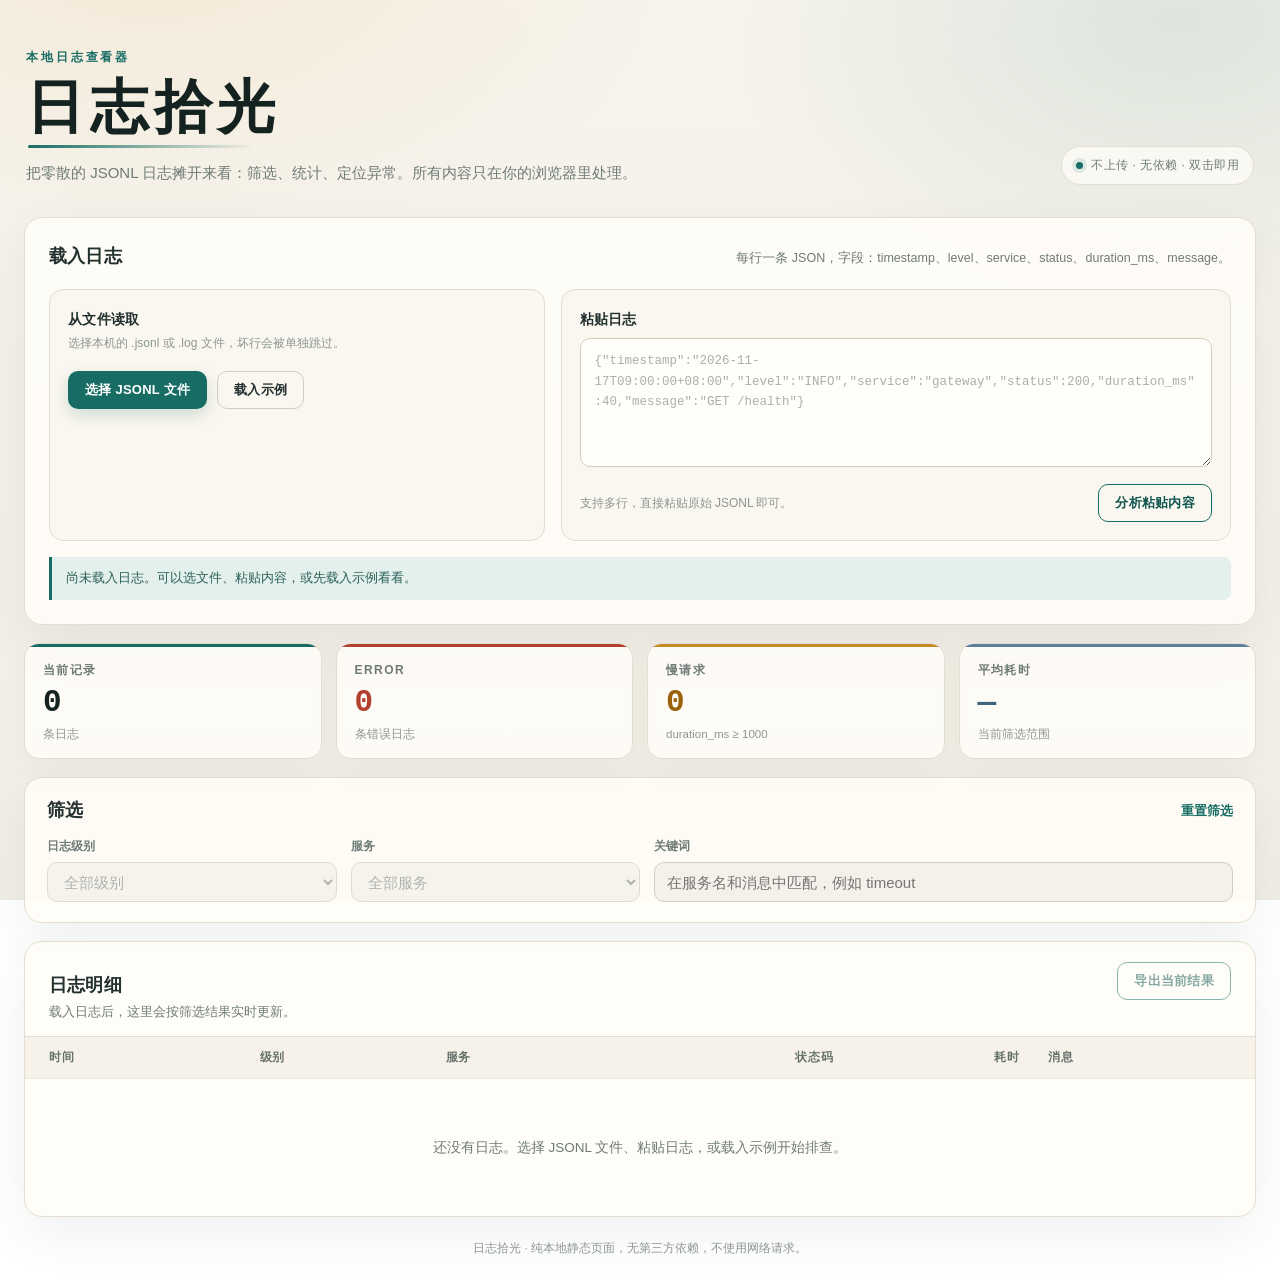
<file: app/index.html>
<!DOCTYPE html>
<html lang="zh-CN">
<head>
  <meta charset="UTF-8">
  <meta name="viewport" content="width=device-width, initial-scale=1.0">
  <meta name="color-scheme" content="light">
  <title>日志拾光 · 本地日志查看器</title>
  <link rel="stylesheet" href="styles.css">
</head>
<body>
  <div class="page-shell">
    <header class="hero">
      <div class="hero-copy">
        <p class="eyebrow">本地日志查看器</p>
        <h1>日志拾光</h1>
        <p class="subtitle">把零散的 JSONL 日志摊开来看：筛选、统计、定位异常。所有内容只在你的浏览器里处理。</p>
      </div>
      <div class="privacy-note" aria-label="隐私说明">
        <span class="privacy-dot" aria-hidden="true"></span>
        不上传 · 无依赖 · 双击即用
      </div>
    </header>

    <main>
      <section class="panel source-panel" aria-labelledby="source-title">
        <div class="panel-heading">
          <h2 id="source-title">载入日志</h2>
          <p>每行一条 JSON，字段：timestamp、level、service、status、duration_ms、message。</p>
        </div>

        <div class="source-grid">
          <div class="source-card">
            <h3>从文件读取</h3>
            <p class="source-hint">选择本机的 .jsonl 或 .log 文件，坏行会被单独跳过。</p>
            <div class="source-actions">
              <input id="file-input" class="visually-hidden" type="file" accept=".jsonl,.log,.txt,application/json,text/plain">
              <label class="button button-primary" for="file-input">选择 JSONL 文件</label>
              <button id="sample-btn" class="button button-ghost" type="button">载入示例</button>
            </div>
          </div>

          <div class="source-card">
            <label class="source-label" for="paste-input">粘贴日志</label>
            <textarea id="paste-input" rows="5" spellcheck="false" placeholder='{"timestamp":"2026-11-17T09:00:00+08:00","level":"INFO","service":"gateway","status":200,"duration_ms":40,"message":"GET /health"}'></textarea>
            <div class="paste-footer">
              <span class="source-hint">支持多行，直接粘贴原始 JSONL 即可。</span>
              <button id="paste-btn" class="button button-secondary" type="button">分析粘贴内容</button>
            </div>
          </div>
        </div>

        <p id="load-status" class="load-status" role="status">尚未载入日志。可以选文件、粘贴内容，或先载入示例看看。</p>
      </section>

      <section class="stats" aria-label="当前筛选结果统计">
        <article class="stat-card stat-count">
          <p class="stat-label">当前记录</p>
          <p class="stat-value" id="stat-count">0</p>
          <p class="stat-note">条日志</p>
        </article>
        <article class="stat-card stat-error">
          <p class="stat-label">ERROR</p>
          <p class="stat-value" id="stat-error">0</p>
          <p class="stat-note">条错误日志</p>
        </article>
        <article class="stat-card stat-slow">
          <p class="stat-label">慢请求</p>
          <p class="stat-value" id="stat-slow">0</p>
          <p class="stat-note">duration_ms ≥ 1000</p>
        </article>
        <article class="stat-card stat-avg">
          <p class="stat-label">平均耗时</p>
          <p class="stat-value" id="stat-avg">—</p>
          <p class="stat-note">当前筛选范围</p>
        </article>
      </section>

      <section class="panel filter-panel" aria-labelledby="filter-title">
        <div class="filter-heading">
          <h2 id="filter-title">筛选</h2>
          <button id="reset-filters" class="text-button" type="button">重置筛选</button>
        </div>
        <div class="filter-row">
          <div class="field">
            <label for="level-filter">日志级别</label>
            <select id="level-filter" disabled>
              <option value="">全部级别</option>
            </select>
          </div>
          <div class="field">
            <label for="service-filter">服务</label>
            <select id="service-filter" disabled>
              <option value="">全部服务</option>
            </select>
          </div>
          <div class="field field-wide">
            <label for="keyword-filter">关键词</label>
            <input id="keyword-filter" type="search" placeholder="在服务名和消息中匹配，例如 timeout" autocomplete="off" disabled>
          </div>
        </div>
      </section>

      <section id="issue-panel" class="issue-panel" aria-labelledby="issue-title" hidden>
        <details>
          <summary id="issue-summary">有日志行被跳过</summary>
          <p class="issue-hint">这些行不会影响其他日志。行号按原始文件的物理行计算。</p>
          <ul id="issue-list" class="issue-list"></ul>
        </details>
      </section>

      <section class="panel table-panel" aria-labelledby="table-title">
        <div class="table-heading">
          <div>
            <h2 id="table-title">日志明细</h2>
            <p id="table-subtitle" class="table-subtitle">载入日志后，这里会按筛选结果实时更新。</p>
          </div>
          <div class="table-actions">
            <button id="export-csv-btn" class="button button-secondary" type="button" disabled>导出当前结果</button>
            <p id="export-note" class="export-note" role="status" aria-live="polite"></p>
          </div>
        </div>
        <div class="table-scroll">
          <table>
            <caption class="visually-hidden">日志明细，按文件中的原始顺序展示</caption>
            <thead>
              <tr>
                <th scope="col">时间</th>
                <th scope="col">级别</th>
                <th scope="col">服务</th>
                <th scope="col" class="numeric">状态码</th>
                <th scope="col" class="numeric">耗时</th>
                <th scope="col">消息</th>
              </tr>
            </thead>
            <tbody id="log-tbody">
              <tr class="empty-row">
                <td colspan="6" id="empty-message">还没有日志。选择 JSONL 文件、粘贴日志，或载入示例开始排查。</td>
              </tr>
            </tbody>
          </table>
        </div>
      </section>
    </main>

    <footer class="page-footer">
      <p>日志拾光 · 纯本地静态页面，无第三方依赖，不使用网络请求。</p>
    </footer>
  </div>

  <script src="js/core.js"></script>
  <script src="js/sample-data.js"></script>
  <script src="js/app.js"></script>
</body>
</html>
</file>
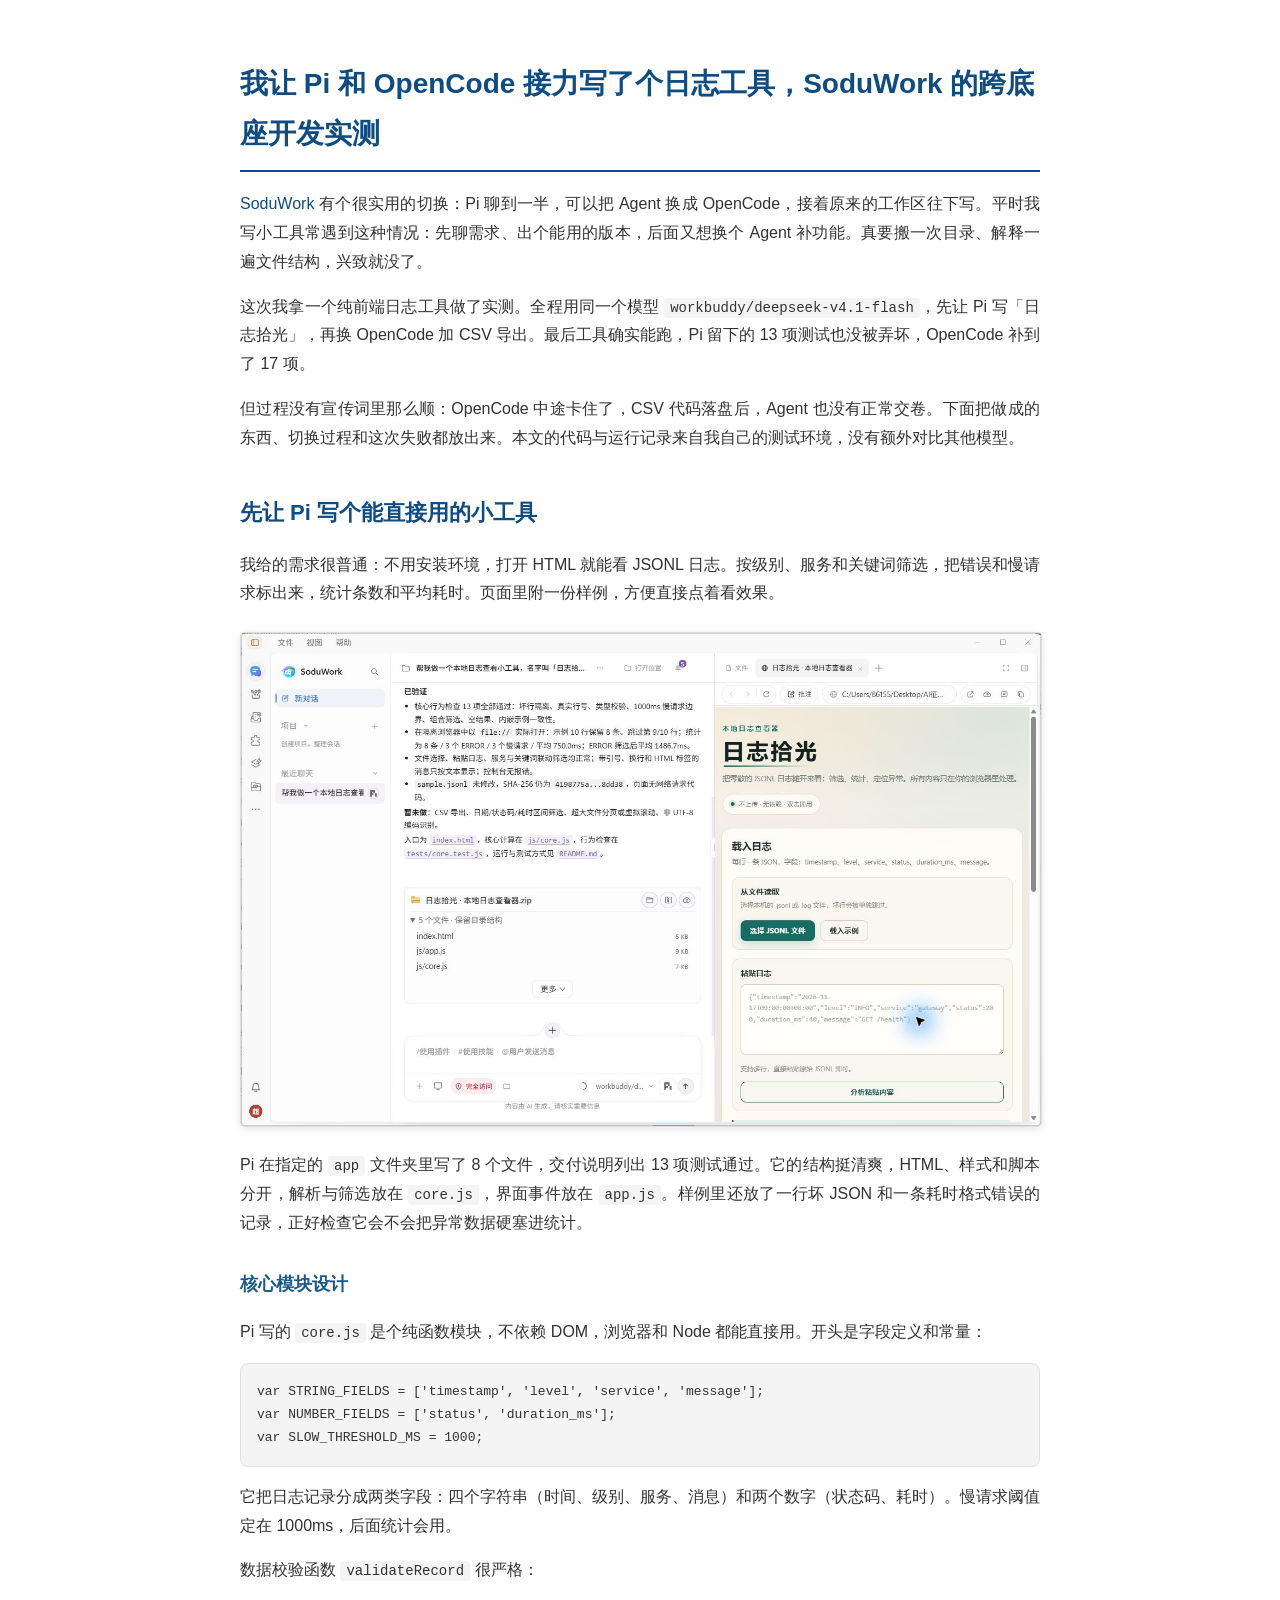
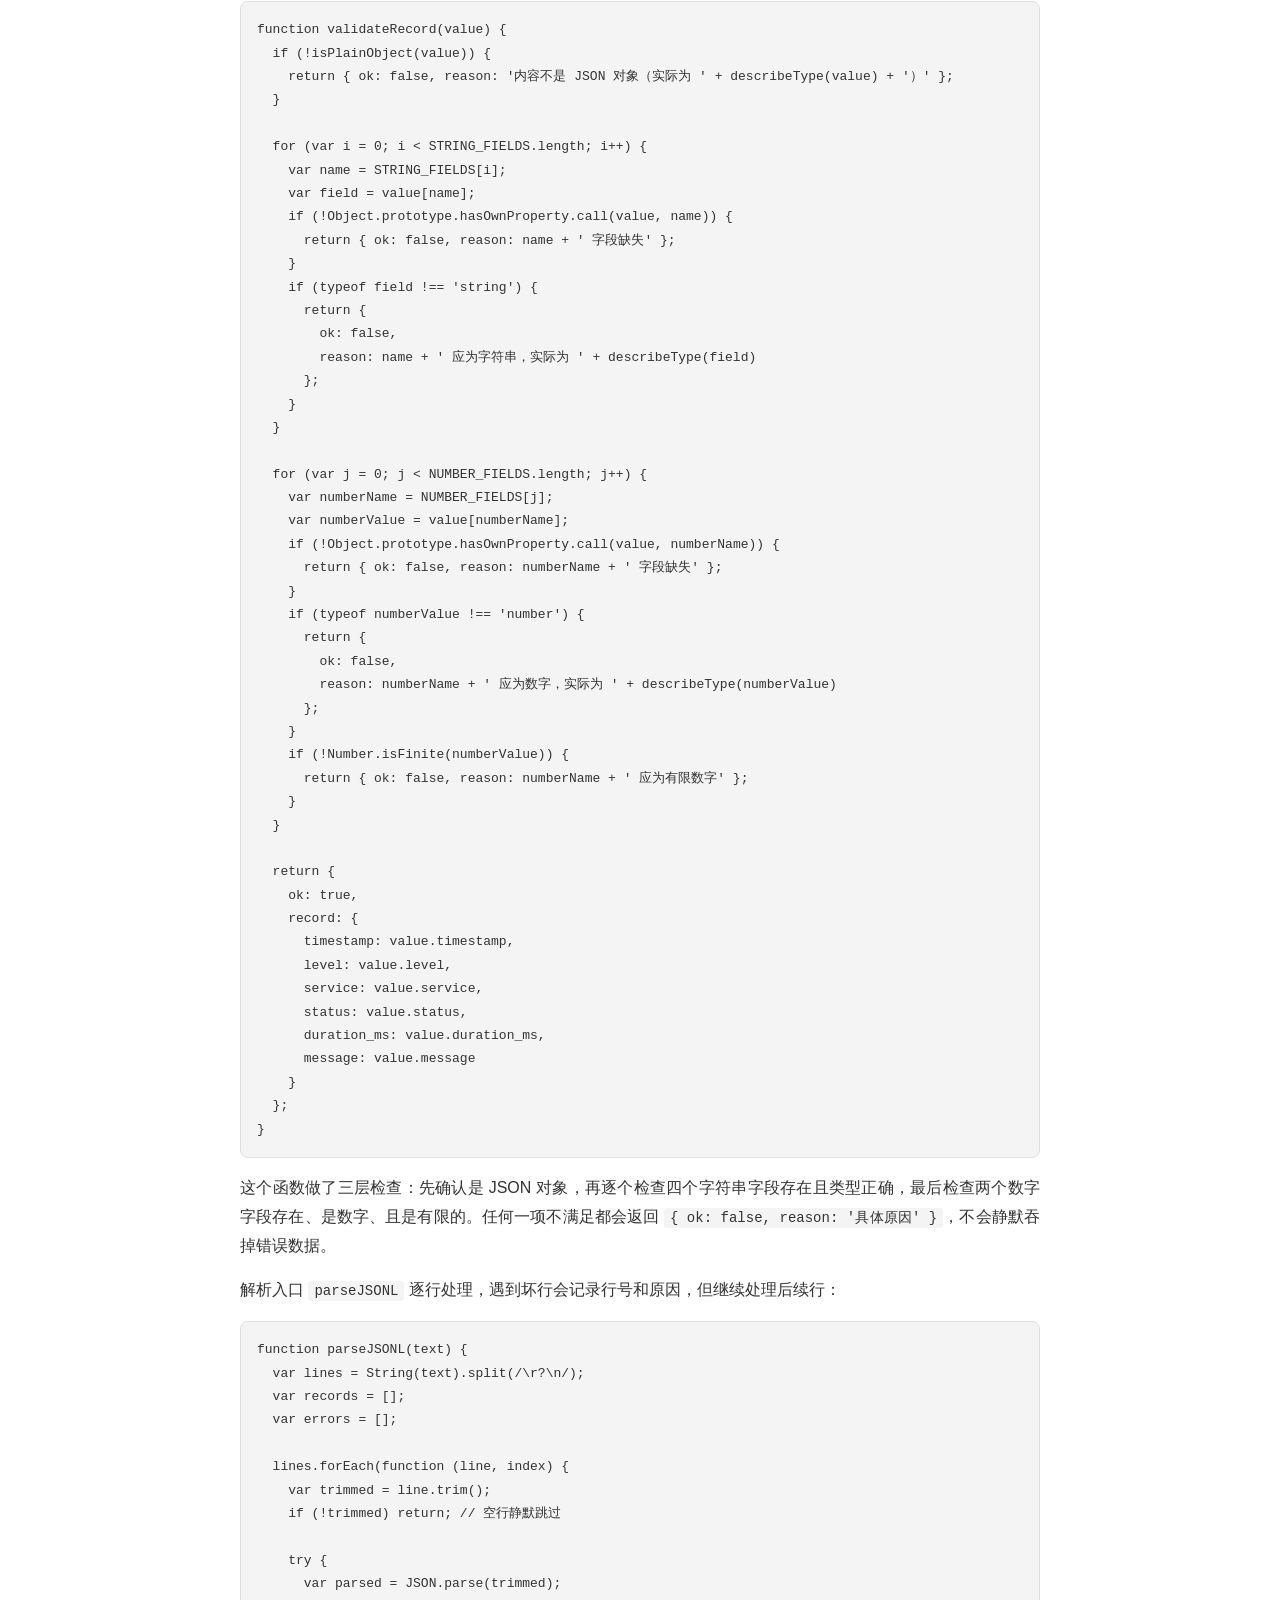
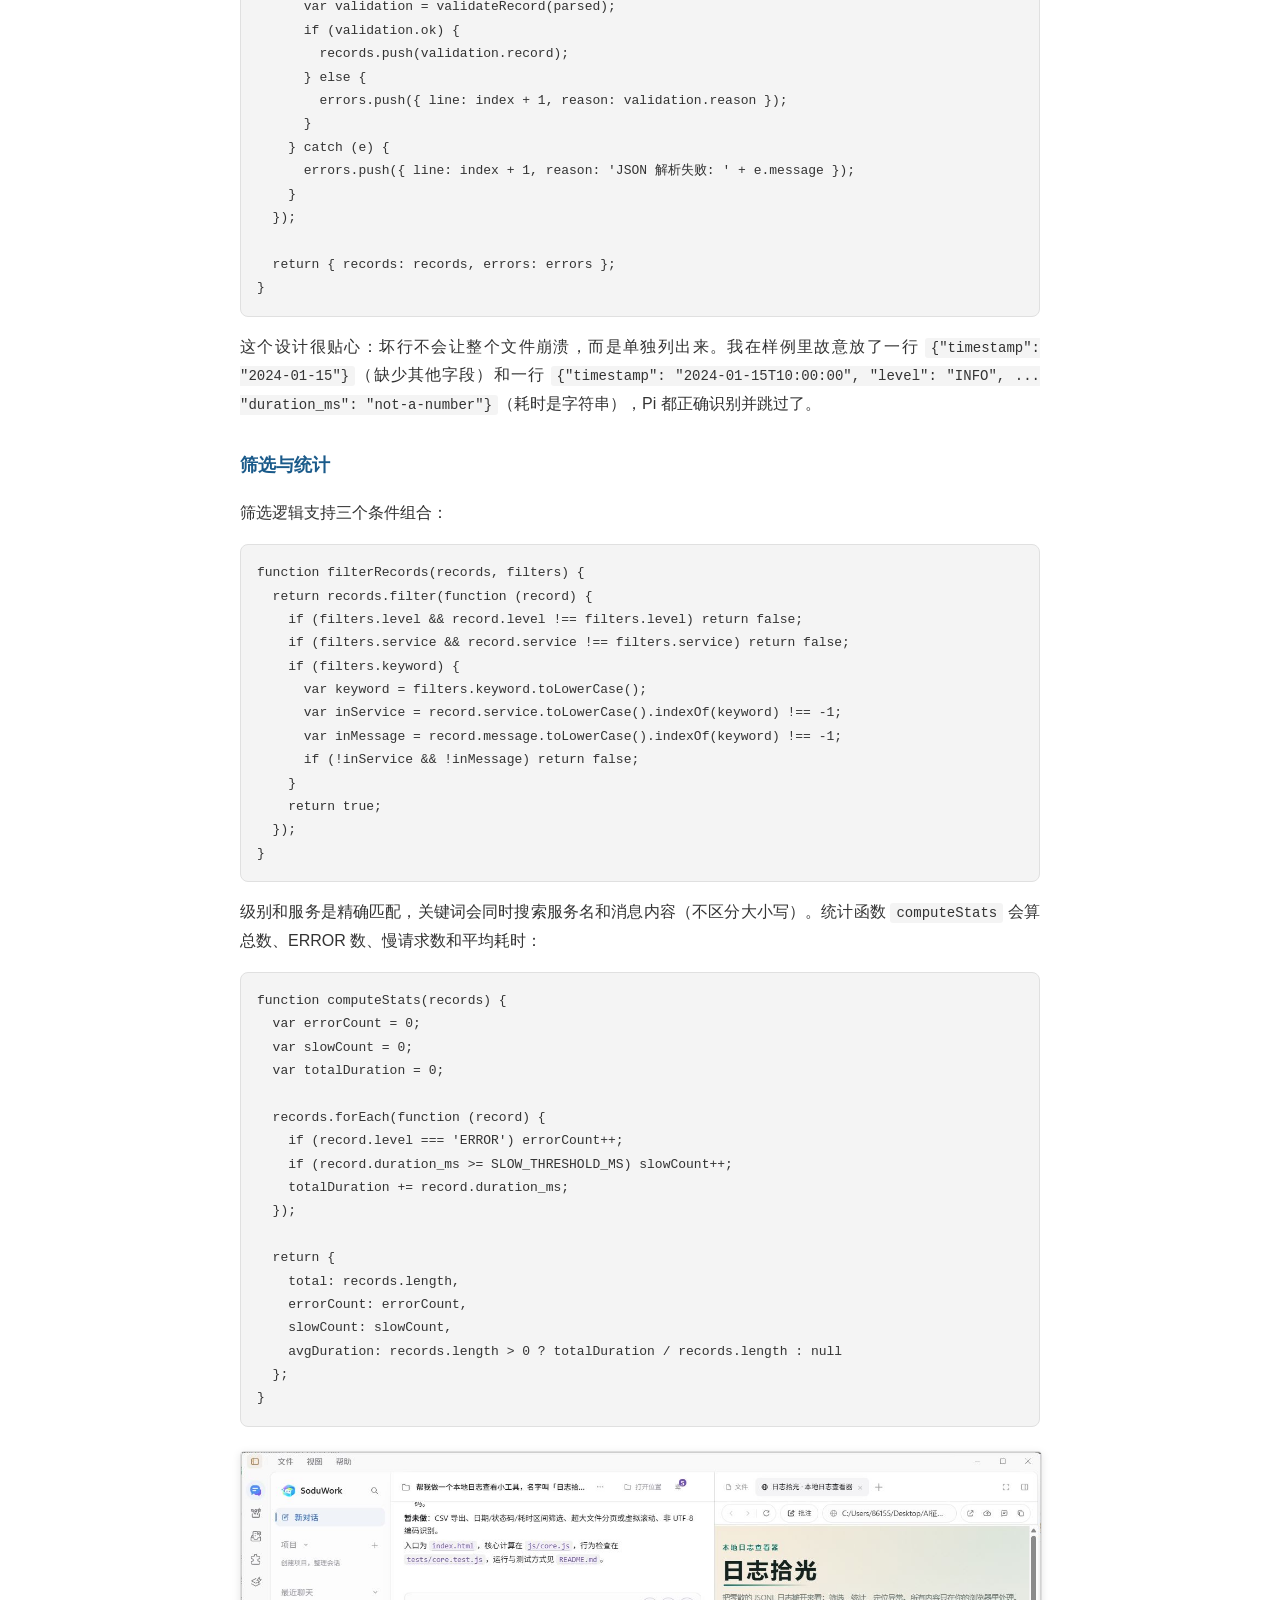
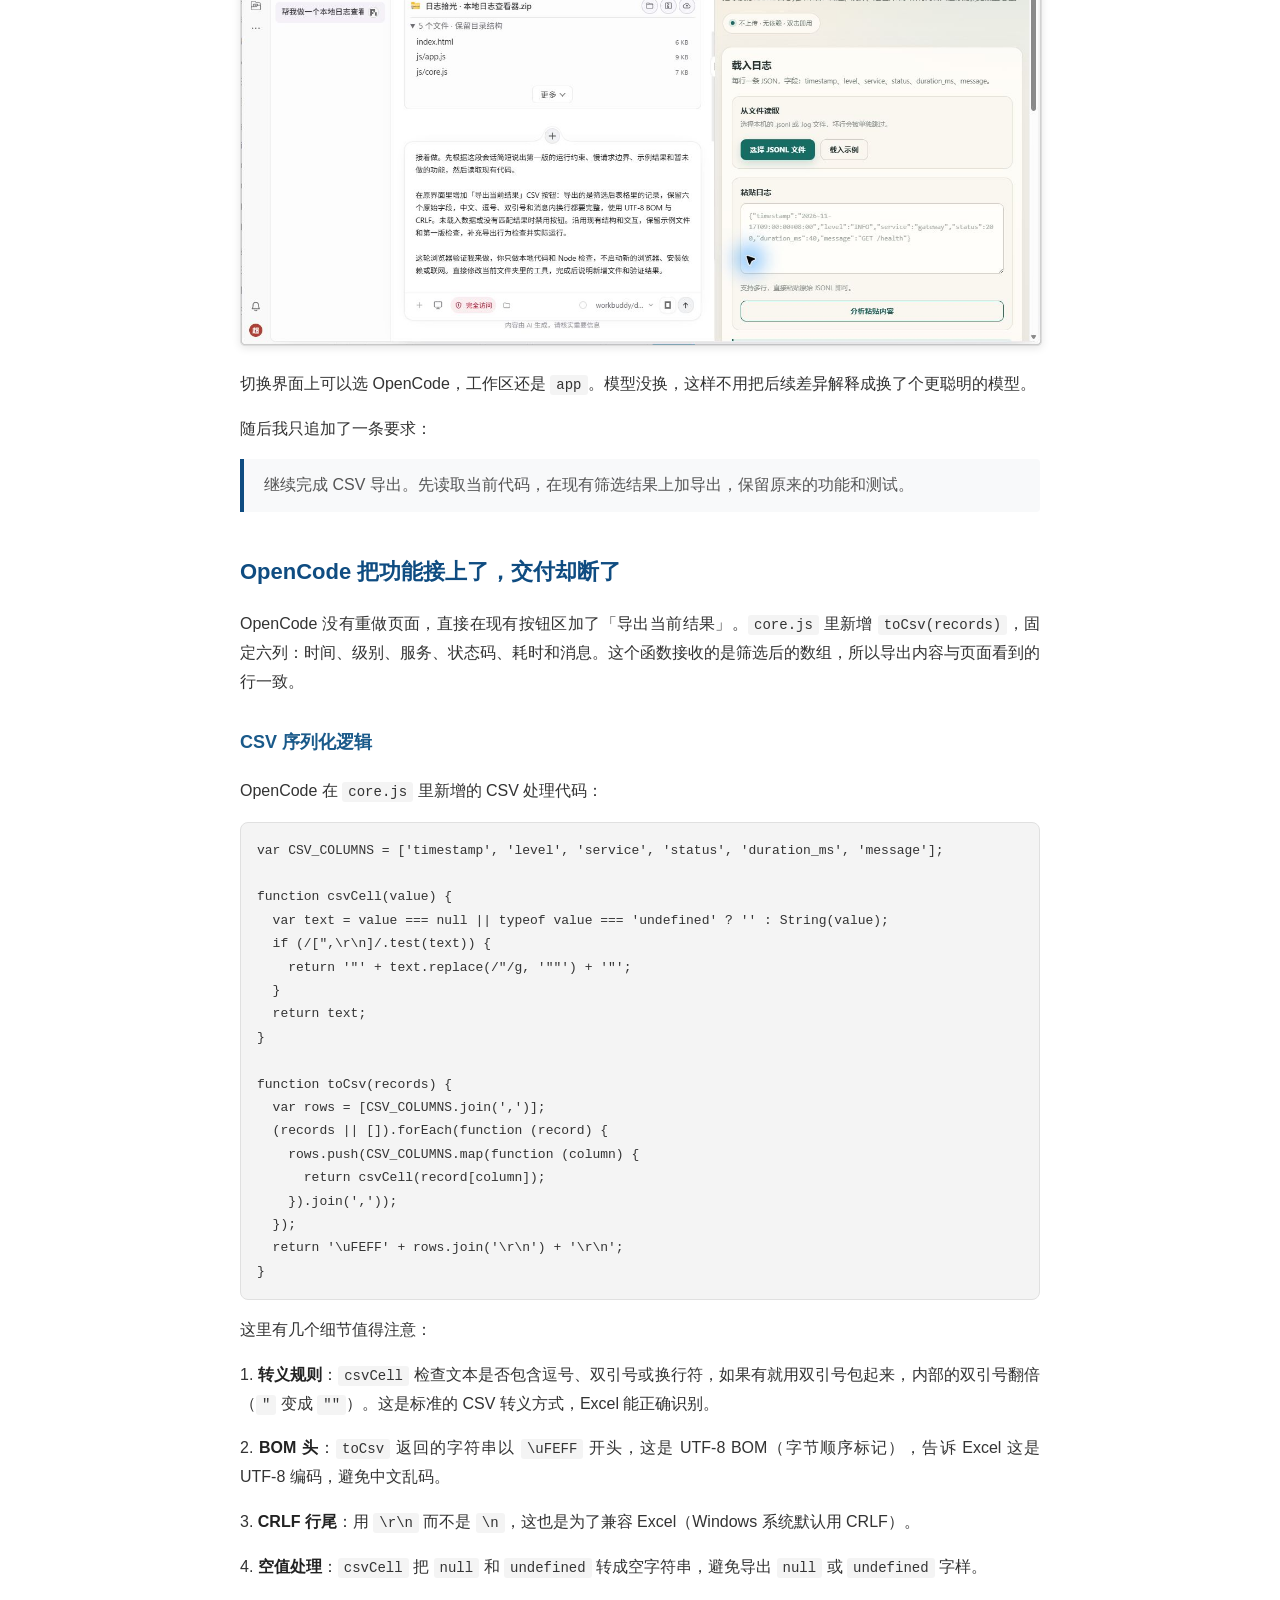
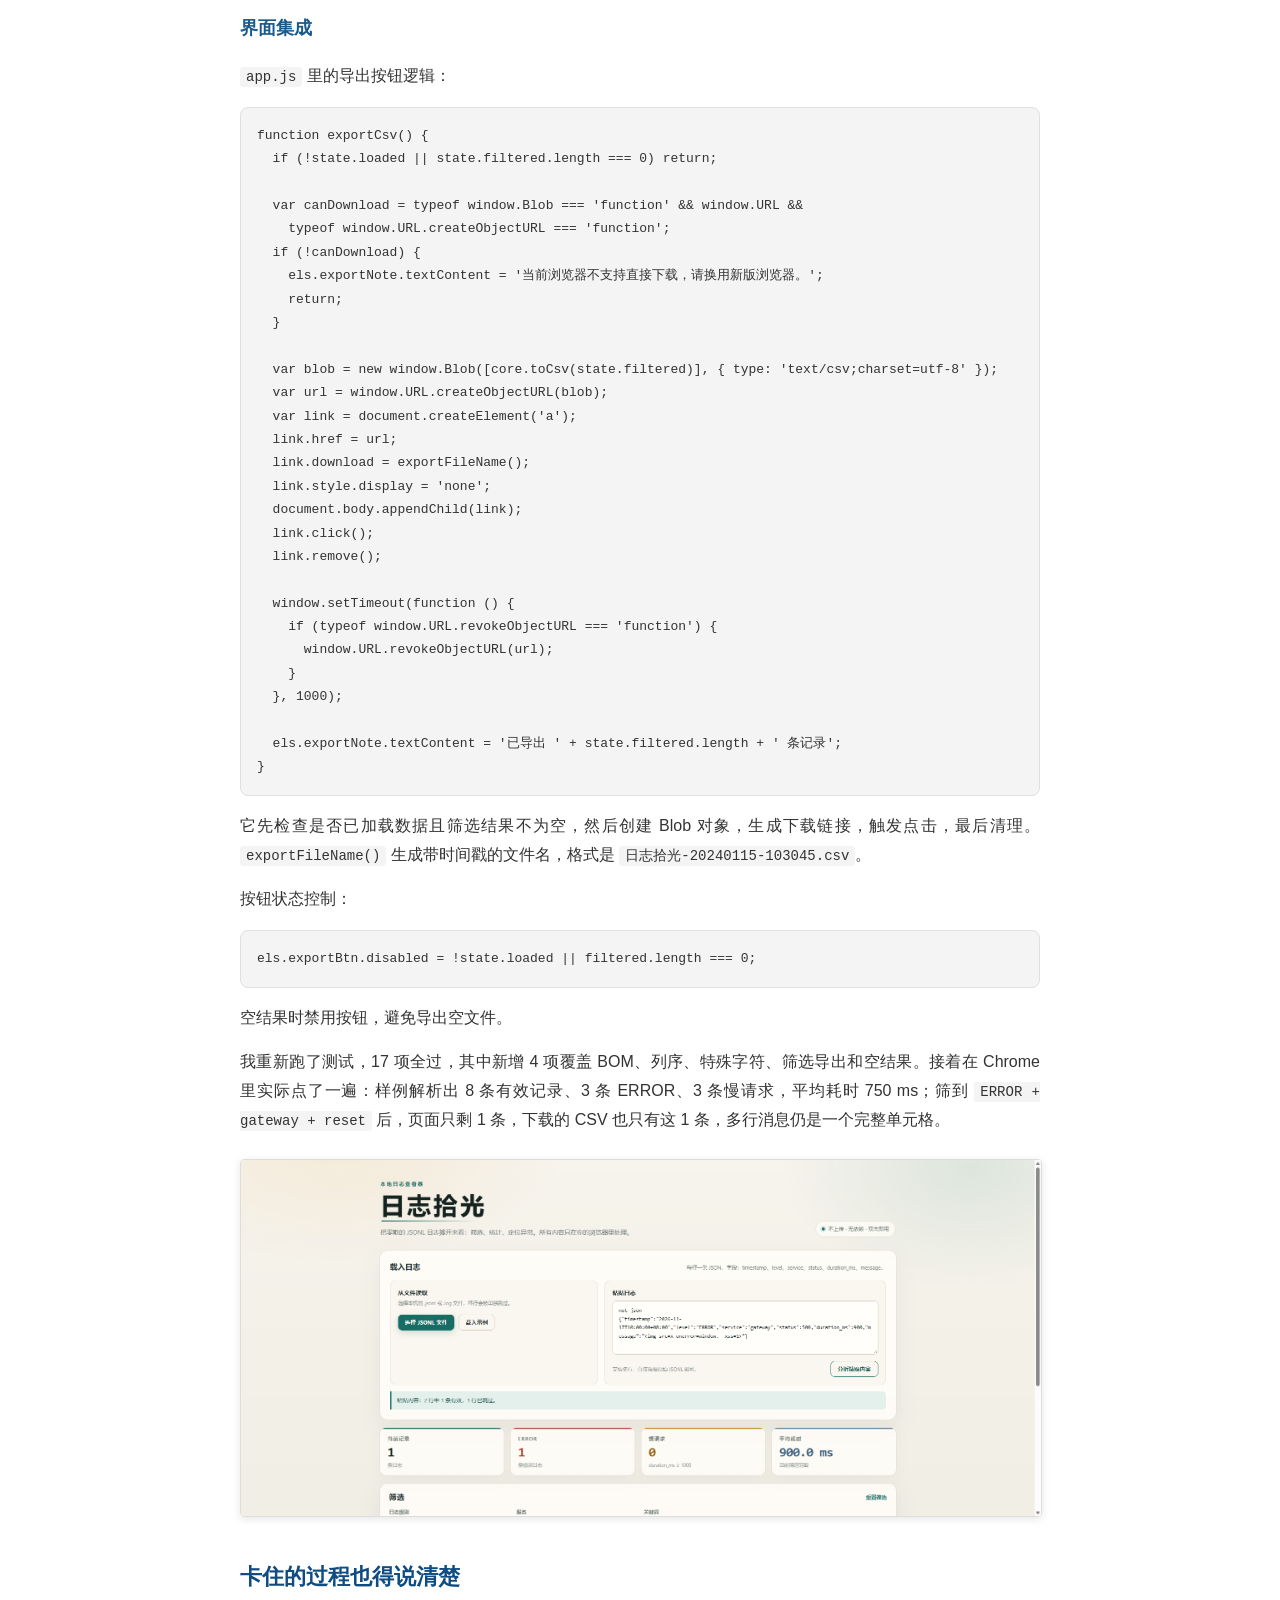
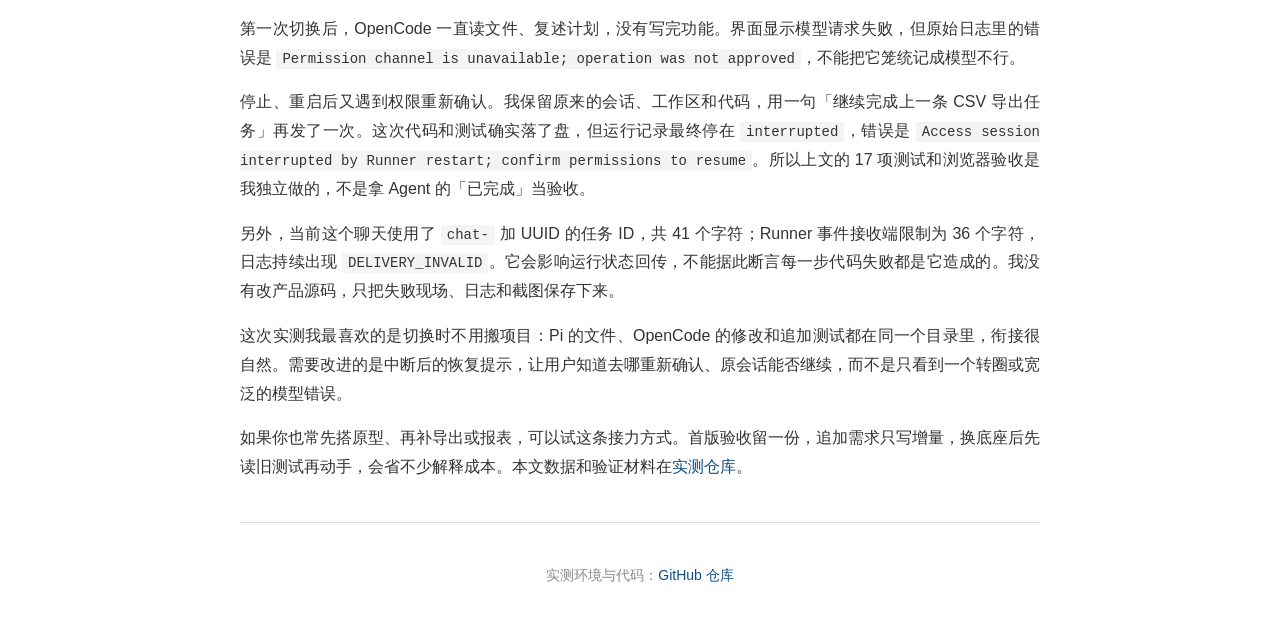
<file: article.html>
<!DOCTYPE html>
<html lang="zh-CN">
<head>
    <meta charset="UTF-8">
    <meta name="viewport" content="width=device-width, initial-scale=1.0">
    <title>我让 Pi 和 OpenCode 接力写了个日志工具，SoduWork 的跨底座开发实测</title>
    <style>
        body { max-width: 800px; margin: 0 auto; padding: 40px 20px; font-family: -apple-system, BlinkMacSystemFont, "Segoe UI", Roboto, "Helvetica Neue", Arial, "PingFang SC", "Microsoft YaHei", sans-serif; line-height: 1.8; color: #333; }
        h1 { color: #0F4C81; border-bottom: 2px solid #0F4C81; padding-bottom: 10px; font-size: 28px; }
        h2 { color: #0F4C81; margin-top: 40px; font-size: 22px; }
        h3 { color: #1a5a8a; margin-top: 30px; font-size: 18px; }
        code { background: #f4f4f4; padding: 2px 6px; border-radius: 3px; font-family: Consolas, Monaco, "Courier New", monospace; font-size: 14px; }
        pre { background: #f4f4f4; padding: 16px; border-radius: 8px; overflow-x: auto; border: 1px solid #e0e0e0; margin: 16px 0; }
        pre code { background: none; padding: 0; font-size: 13px; line-height: 1.5; }
        img { max-width: 100%; height: auto; display: block; margin: 24px auto; border: 1px solid #ddd; border-radius: 4px; box-shadow: 0 2px 8px rgba(0,0,0,0.1); }
        a { color: #0F4C81; text-decoration: none; }
        a:hover { text-decoration: underline; }
        blockquote { border-left: 4px solid #0F4C81; margin: 16px 0; padding: 12px 20px; color: #555; background: #f8f9fa; border-radius: 0 4px 4px 0; }
        p { margin: 16px 0; text-align: justify; }
        strong { color: #222; }
        ol, ul { margin: 16px 0; padding-left: 30px; }
        li { margin: 8px 0; }
    </style>
</head>
<body>
<h1>我让 Pi 和 OpenCode 接力写了个日志工具，SoduWork 的跨底座开发实测</h1>
<p><a href="https://github.com/mdiri-ai/SoduWork">SoduWork</a> 有个很实用的切换：Pi 聊到一半，可以把 Agent 换成 OpenCode，接着原来的工作区往下写。平时我写小工具常遇到这种情况：先聊需求、出个能用的版本，后面又想换个 Agent 补功能。真要搬一次目录、解释一遍文件结构，兴致就没了。</p>
<p>这次我拿一个纯前端日志工具做了实测。全程用同一个模型 <code>workbuddy/deepseek-v4.1-flash</code>，先让 Pi 写「日志拾光」，再换 OpenCode 加 CSV 导出。最后工具确实能跑，Pi 留下的 13 项测试也没被弄坏，OpenCode 补到了 17 项。</p>
<p>但过程没有宣传词里那么顺：OpenCode 中途卡住了，CSV 代码落盘后，Agent 也没有正常交卷。下面把做成的东西、切换过程和这次失败都放出来。本文的代码与运行记录来自我自己的测试环境，没有额外对比其他模型。</p>
<h2>先让 Pi 写个能直接用的小工具</h2>
<p>我给的需求很普通：不用安装环境，打开 HTML 就能看 JSONL 日志。按级别、服务和关键词筛选，把错误和慢请求标出来，统计条数和平均耗时。页面里附一份样例，方便直接点着看效果。</p>
<img src="evidence/screenshots/01-pi-delivery.jpg" alt="Pi 首版交付：文件、说明和测试">
<p>Pi 在指定的 <code>app</code> 文件夹里写了 8 个文件，交付说明列出 13 项测试通过。它的结构挺清爽，HTML、样式和脚本分开，解析与筛选放在 <code>core.js</code>，界面事件放在 <code>app.js</code>。样例里还放了一行坏 JSON 和一条耗时格式错误的记录，正好检查它会不会把异常数据硬塞进统计。</p>
<h3>核心模块设计</h3>
<p>Pi 写的 <code>core.js</code> 是个纯函数模块，不依赖 DOM，浏览器和 Node 都能直接用。开头是字段定义和常量：</p>
<pre><code class="language-js">var STRING_FIELDS = ['timestamp', 'level', 'service', 'message'];
var NUMBER_FIELDS = ['status', 'duration_ms'];
var SLOW_THRESHOLD_MS = 1000;</code></pre>
<p>它把日志记录分成两类字段：四个字符串（时间、级别、服务、消息）和两个数字（状态码、耗时）。慢请求阈值定在 1000ms，后面统计会用。</p>
<p>数据校验函数 <code>validateRecord</code> 很严格：</p>
<pre><code class="language-js">function validateRecord(value) {
  if (!isPlainObject(value)) {
    return { ok: false, reason: '内容不是 JSON 对象（实际为 ' + describeType(value) + '）' };
  }

  for (var i = 0; i < STRING_FIELDS.length; i++) {
    var name = STRING_FIELDS[i];
    var field = value[name];
    if (!Object.prototype.hasOwnProperty.call(value, name)) {
      return { ok: false, reason: name + ' 字段缺失' };
    }
    if (typeof field !== 'string') {
      return {
        ok: false,
        reason: name + ' 应为字符串，实际为 ' + describeType(field)
      };
    }
  }

  for (var j = 0; j < NUMBER_FIELDS.length; j++) {
    var numberName = NUMBER_FIELDS[j];
    var numberValue = value[numberName];
    if (!Object.prototype.hasOwnProperty.call(value, numberName)) {
      return { ok: false, reason: numberName + ' 字段缺失' };
    }
    if (typeof numberValue !== 'number') {
      return {
        ok: false,
        reason: numberName + ' 应为数字，实际为 ' + describeType(numberValue)
      };
    }
    if (!Number.isFinite(numberValue)) {
      return { ok: false, reason: numberName + ' 应为有限数字' };
    }
  }

  return {
    ok: true,
    record: {
      timestamp: value.timestamp,
      level: value.level,
      service: value.service,
      status: value.status,
      duration_ms: value.duration_ms,
      message: value.message
    }
  };
}</code></pre>
<p>这个函数做了三层检查：先确认是 JSON 对象，再逐个检查四个字符串字段存在且类型正确，最后检查两个数字字段存在、是数字、且是有限的。任何一项不满足都会返回 <code>{ ok: false, reason: '具体原因' }</code>，不会静默吞掉错误数据。</p>
<p>解析入口 <code>parseJSONL</code> 逐行处理，遇到坏行会记录行号和原因，但继续处理后续行：</p>
<pre><code class="language-js">function parseJSONL(text) {
  var lines = String(text).split(/\r?\n/);
  var records = [];
  var errors = [];
  
  lines.forEach(function (line, index) {
    var trimmed = line.trim();
    if (!trimmed) return; // 空行静默跳过
    
    try {
      var parsed = JSON.parse(trimmed);
      var validation = validateRecord(parsed);
      if (validation.ok) {
        records.push(validation.record);
      } else {
        errors.push({ line: index + 1, reason: validation.reason });
      }
    } catch (e) {
      errors.push({ line: index + 1, reason: 'JSON 解析失败: ' + e.message });
    }
  });
  
  return { records: records, errors: errors };
}</code></pre>
<p>这个设计很贴心：坏行不会让整个文件崩溃，而是单独列出来。我在样例里故意放了一行 <code>{"timestamp": "2024-01-15"}</code>（缺少其他字段）和一行 <code>{"timestamp": "2024-01-15T10:00:00", "level": "INFO", ... "duration_ms": "not-a-number"}</code>（耗时是字符串），Pi 都正确识别并跳过了。</p>
<h3>筛选与统计</h3>
<p>筛选逻辑支持三个条件组合：</p>
<pre><code class="language-js">function filterRecords(records, filters) {
  return records.filter(function (record) {
    if (filters.level && record.level !== filters.level) return false;
    if (filters.service && record.service !== filters.service) return false;
    if (filters.keyword) {
      var keyword = filters.keyword.toLowerCase();
      var inService = record.service.toLowerCase().indexOf(keyword) !== -1;
      var inMessage = record.message.toLowerCase().indexOf(keyword) !== -1;
      if (!inService && !inMessage) return false;
    }
    return true;
  });
}</code></pre>
<p>级别和服务是精确匹配，关键词会同时搜索服务名和消息内容（不区分大小写）。统计函数 <code>computeStats</code> 会算总数、ERROR 数、慢请求数和平均耗时：</p>
<pre><code class="language-js">function computeStats(records) {
  var errorCount = 0;
  var slowCount = 0;
  var totalDuration = 0;
  
  records.forEach(function (record) {
    if (record.level === 'ERROR') errorCount++;
    if (record.duration_ms >= SLOW_THRESHOLD_MS) slowCount++;
    totalDuration += record.duration_ms;
  });
  
  return {
    total: records.length,
    errorCount: errorCount,
    slowCount: slowCount,
    avgDuration: records.length > 0 ? totalDuration / records.length : null
  };
}</code></pre>
<img src="evidence/screenshots/02-switch-opencode.jpg" alt="切换到 OpenCode，保留原工作区">
<p>切换界面上可以选 OpenCode，工作区还是 <code>app</code>。模型没换，这样不用把后续差异解释成换了个更聪明的模型。</p>
<p>随后我只追加了一条要求：</p>
<blockquote>继续完成 CSV 导出。先读取当前代码，在现有筛选结果上加导出，保留原来的功能和测试。</blockquote>
<h2>OpenCode 把功能接上了，交付却断了</h2>
<p>OpenCode 没有重做页面，直接在现有按钮区加了「导出当前结果」。<code>core.js</code> 里新增 <code>toCsv(records)</code>，固定六列：时间、级别、服务、状态码、耗时和消息。这个函数接收的是筛选后的数组，所以导出内容与页面看到的行一致。</p>
<h3>CSV 序列化逻辑</h3>
<p>OpenCode 在 <code>core.js</code> 里新增的 CSV 处理代码：</p>
<pre><code class="language-js">var CSV_COLUMNS = ['timestamp', 'level', 'service', 'status', 'duration_ms', 'message'];

function csvCell(value) {
  var text = value === null || typeof value === 'undefined' ? '' : String(value);
  if (/[",\r\n]/.test(text)) {
    return '"' + text.replace(/"/g, '""') + '"';
  }
  return text;
}

function toCsv(records) {
  var rows = [CSV_COLUMNS.join(',')];
  (records || []).forEach(function (record) {
    rows.push(CSV_COLUMNS.map(function (column) {
      return csvCell(record[column]);
    }).join(','));
  });
  return '\uFEFF' + rows.join('\r\n') + '\r\n';
}</code></pre>
<p>这里有几个细节值得注意：</p>
<p>1. <strong>转义规则</strong>：<code>csvCell</code> 检查文本是否包含逗号、双引号或换行符，如果有就用双引号包起来，内部的双引号翻倍（<code>"</code> 变成 <code>""</code>）。这是标准的 CSV 转义方式，Excel 能正确识别。</p>
<p>2. <strong>BOM 头</strong>：<code>toCsv</code> 返回的字符串以 <code>\uFEFF</code> 开头，这是 UTF-8 BOM（字节顺序标记），告诉 Excel 这是 UTF-8 编码，避免中文乱码。</p>
<p>3. <strong>CRLF 行尾</strong>：用 <code>\r\n</code> 而不是 <code>\n</code>，这也是为了兼容 Excel（Windows 系统默认用 CRLF）。</p>
<p>4. <strong>空值处理</strong>：<code>csvCell</code> 把 <code>null</code> 和 <code>undefined</code> 转成空字符串，避免导出 <code>null</code> 或 <code>undefined</code> 字样。</p>
<h3>界面集成</h3>
<p><code>app.js</code> 里的导出按钮逻辑：</p>
<pre><code class="language-js">function exportCsv() {
  if (!state.loaded || state.filtered.length === 0) return;

  var canDownload = typeof window.Blob === 'function' && window.URL &&
    typeof window.URL.createObjectURL === 'function';
  if (!canDownload) {
    els.exportNote.textContent = '当前浏览器不支持直接下载，请换用新版浏览器。';
    return;
  }

  var blob = new window.Blob([core.toCsv(state.filtered)], { type: 'text/csv;charset=utf-8' });
  var url = window.URL.createObjectURL(blob);
  var link = document.createElement('a');
  link.href = url;
  link.download = exportFileName();
  link.style.display = 'none';
  document.body.appendChild(link);
  link.click();
  link.remove();

  window.setTimeout(function () {
    if (typeof window.URL.revokeObjectURL === 'function') {
      window.URL.revokeObjectURL(url);
    }
  }, 1000);

  els.exportNote.textContent = '已导出 ' + state.filtered.length + ' 条记录';
}</code></pre>
<p>它先检查是否已加载数据且筛选结果不为空，然后创建 Blob 对象，生成下载链接，触发点击，最后清理。<code>exportFileName()</code> 生成带时间戳的文件名，格式是 <code>日志拾光-20240115-103045.csv</code>。</p>
<p>按钮状态控制：</p>
<pre><code class="language-js">els.exportBtn.disabled = !state.loaded || filtered.length === 0;</code></pre>
<p>空结果时禁用按钮，避免导出空文件。</p>
<p>我重新跑了测试，17 项全过，其中新增 4 项覆盖 BOM、列序、特殊字符、筛选导出和空结果。接着在 Chrome 里实际点了一遍：样例解析出 8 条有效记录、3 条 ERROR、3 条慢请求，平均耗时 750 ms；筛到 <code>ERROR + gateway + reset</code> 后，页面只剩 1 条，下载的 CSV 也只有这 1 条，多行消息仍是一个完整单元格。</p>
<img src="evidence/screenshots/03-log-viewer-accepted.jpg" alt="日志工具实际运行与异常行提示">
<h2>卡住的过程也得说清楚</h2>
<p>第一次切换后，OpenCode 一直读文件、复述计划，没有写完功能。界面显示模型请求失败，但原始日志里的错误是 <code>Permission channel is unavailable; operation was not approved</code>，不能把它笼统记成模型不行。</p>
<p>停止、重启后又遇到权限重新确认。我保留原来的会话、工作区和代码，用一句「继续完成上一条 CSV 导出任务」再发了一次。这次代码和测试确实落了盘，但运行记录最终停在 <code>interrupted</code>，错误是 <code>Access session interrupted by Runner restart; confirm permissions to resume</code>。所以上文的 17 项测试和浏览器验收是我独立做的，不是拿 Agent 的「已完成」当验收。</p>
<p>另外，当前这个聊天使用了 <code>chat-</code> 加 UUID 的任务 ID，共 41 个字符；Runner 事件接收端限制为 36 个字符，日志持续出现 <code>DELIVERY_INVALID</code>。它会影响运行状态回传，不能据此断言每一步代码失败都是它造成的。我没有改产品源码，只把失败现场、日志和截图保存下来。</p>
<p>这次实测我最喜欢的是切换时不用搬项目：Pi 的文件、OpenCode 的修改和追加测试都在同一个目录里，衔接很自然。需要改进的是中断后的恢复提示，让用户知道去哪重新确认、原会话能否继续，而不是只看到一个转圈或宽泛的模型错误。</p>
<p>如果你也常先搭原型、再补导出或报表，可以试这条接力方式。首版验收留一份，追加需求只写增量，换底座后先读旧测试再动手，会省不少解释成本。本文数据和验证材料在<a href="https://github.com/YJduck123/soduwork-opencode-handoff-eval">实测仓库</a>。</p>
<hr style="margin: 40px 0; border: none; border-top: 1px solid #ddd;">
<p style="text-align: center; color: #888; font-size: 14px;">实测环境与代码：<a href="https://github.com/YJduck123/soduwork-opencode-handoff-eval">GitHub 仓库</a></p>
</body>
</html>
</file>
<file: app/styles.css>
:root {
  --ink: #22302f;
  --ink-strong: #142220;
  --muted: #6f7b77;
  --muted-light: #8d9692;
  --paper: #f4f1e9;
  --card: #fffdf8;
  --card-soft: #faf7f0;
  --line: #e4ddd0;
  --line-strong: #d5cbbc;
  --accent: #176d64;
  --accent-dark: #0f554e;
  --accent-soft: #e3f0ec;
  --error: #b23f2f;
  --error-soft: #fae9e4;
  --warn: #99610a;
  --warn-soft: #fbf0d8;
  --info: #2c648e;
  --info-soft: #e5eff7;
  --shadow: 0 18px 50px rgba(49, 58, 52, 0.07);
  --radius: 18px;
  --font-sans: -apple-system, BlinkMacSystemFont, "Segoe UI", "Microsoft YaHei", "PingFang SC", "Hiragino Sans GB", sans-serif;
  --font-mono: "SFMono-Regular", Consolas, "Liberation Mono", Menlo, "Courier New", monospace;
}

* {
  box-sizing: border-box;
}

html {
  -webkit-text-size-adjust: 100%;
}

body {
  margin: 0;
  min-height: 100vh;
  color: var(--ink);
  font-family: var(--font-sans);
  font-size: 15px;
  line-height: 1.6;
  background:
    radial-gradient(900px 500px at 12% -8%, rgba(233, 193, 130, 0.22), transparent 62%),
    radial-gradient(760px 480px at 92% 2%, rgba(87, 153, 140, 0.16), transparent 60%),
    linear-gradient(180deg, #f7f4ed 0%, var(--paper) 42%, #f1eee6 100%);
  background-attachment: fixed;
}

button,
input,
select,
textarea {
  font: inherit;
  color: inherit;
}

button {
  cursor: pointer;
}

h1,
h2,
h3,
p {
  margin: 0;
}

h2 {
  font-size: 18px;
  letter-spacing: 0.01em;
}

h3 {
  font-size: 14px;
  font-weight: 700;
  letter-spacing: 0.02em;
}

.visually-hidden {
  position: absolute !important;
  width: 1px;
  height: 1px;
  padding: 0;
  margin: -1px;
  overflow: hidden;
  clip: rect(0, 0, 0, 0);
  white-space: nowrap;
  border: 0;
}

.page-shell {
  width: min(1240px, calc(100% - 48px));
  margin: 0 auto;
  padding: 36px 0 28px;
}

.hero {
  display: flex;
  align-items: flex-end;
  justify-content: space-between;
  gap: 28px;
  padding: 12px 2px 32px;
}

.eyebrow {
  color: var(--accent);
  font-size: 12px;
  font-weight: 700;
  letter-spacing: 0.24em;
  margin-bottom: 8px;
}

.hero h1 {
  position: relative;
  display: inline-block;
  color: var(--ink-strong);
  font-size: clamp(38px, 5.4vw, 58px);
  line-height: 1.1;
  letter-spacing: 0.1em;
  font-weight: 750;
}

.hero h1::after {
  content: "";
  position: absolute;
  left: 2px;
  right: 10%;
  bottom: -9px;
  height: 3px;
  border-radius: 999px;
  background: linear-gradient(90deg, var(--accent), rgba(23, 109, 100, 0));
}

.subtitle {
  max-width: 620px;
  margin-top: 22px;
  color: var(--muted);
  font-size: 15px;
}

.privacy-note {
  display: inline-flex;
  align-items: center;
  gap: 8px;
  flex-shrink: 0;
  padding: 9px 14px;
  border: 1px solid var(--line);
  border-radius: 999px;
  background: rgba(255, 253, 248, 0.72);
  color: var(--muted);
  font-size: 12px;
  letter-spacing: 0.04em;
  backdrop-filter: blur(6px);
}

.privacy-dot {
  width: 7px;
  height: 7px;
  border-radius: 50%;
  background: var(--accent);
  box-shadow: 0 0 0 4px rgba(23, 109, 100, 0.12);
}

.panel {
  border: 1px solid var(--line);
  border-radius: var(--radius);
  background: rgba(255, 253, 248, 0.9);
  box-shadow: var(--shadow);
}

.source-panel {
  padding: 24px;
}

.panel-heading {
  display: flex;
  align-items: baseline;
  justify-content: space-between;
  gap: 18px;
  margin-bottom: 18px;
}

.panel-heading p {
  color: var(--muted);
  font-size: 12.5px;
}

.source-grid {
  display: grid;
  grid-template-columns: minmax(300px, 0.85fr) minmax(360px, 1.15fr);
  gap: 16px;
}

.source-card {
  padding: 18px;
  border: 1px solid var(--line);
  border-radius: 14px;
  background: var(--card-soft);
}

.source-hint {
  color: var(--muted-light);
  font-size: 12px;
}

.source-card > .source-hint {
  margin-top: 4px;
}

.source-actions {
  display: flex;
  flex-wrap: wrap;
  gap: 10px;
  margin-top: 18px;
}

.source-label {
  display: block;
  margin-bottom: 8px;
  font-size: 14px;
  font-weight: 700;
}

textarea,
input[type="search"],
select {
  width: 100%;
  border: 1px solid var(--line-strong);
  border-radius: 10px;
  background: #fffefb;
  transition: border-color 0.15s ease, box-shadow 0.15s ease;
}

textarea {
  min-height: 108px;
  padding: 12px 14px;
  resize: vertical;
  font-family: var(--font-mono);
  font-size: 12.5px;
  line-height: 1.65;
}

textarea::placeholder {
  color: #a9b0ab;
}

input[type="search"],
select {
  height: 40px;
  padding: 0 12px;
}

textarea:focus,
input[type="search"]:focus,
select:focus {
  outline: none;
  border-color: var(--accent);
  box-shadow: 0 0 0 3px rgba(23, 109, 100, 0.12);
}

select:disabled,
input:disabled {
  color: var(--muted-light);
  background: #f4f1ea;
  cursor: not-allowed;
}

.paste-footer {
  display: flex;
  align-items: center;
  justify-content: space-between;
  gap: 14px;
  margin-top: 10px;
}

.button {
  display: inline-flex;
  align-items: center;
  justify-content: center;
  min-height: 38px;
  padding: 0 16px;
  border: 1px solid transparent;
  border-radius: 10px;
  font-size: 13px;
  font-weight: 700;
  letter-spacing: 0.02em;
  text-decoration: none;
  transition: background-color 0.15s ease, border-color 0.15s ease, transform 0.15s ease;
}

.button:active {
  transform: translateY(1px);
}

.button-primary {
  background: var(--accent);
  color: #fff;
  box-shadow: 0 6px 16px rgba(23, 109, 100, 0.2);
}

.button-primary:hover {
  background: var(--accent-dark);
}

.button-secondary {
  border-color: var(--accent);
  background: transparent;
  color: var(--accent-dark);
}

.button-secondary:hover {
  background: var(--accent-soft);
}

.button-ghost {
  border-color: var(--line-strong);
  background: transparent;
  color: var(--ink);
}

.button-ghost:hover {
  border-color: #bfb3a3;
  background: #fffefb;
}

.button:disabled {
  cursor: not-allowed;
  opacity: 0.5;
  pointer-events: none;
}

.button:focus-visible,
.text-button:focus-visible,
summary:focus-visible,
#file-input:focus-visible + .button-primary {
  outline: 2px solid var(--accent);
  outline-offset: 2px;
}

.load-status {
  margin-top: 16px;
  padding: 11px 14px;
  border-left: 3px solid var(--accent);
  border-radius: 0 8px 8px 0;
  background: var(--accent-soft);
  color: #2c5f59;
  font-size: 13px;
}

.load-status.is-error {
  border-left-color: var(--error);
  background: var(--error-soft);
  color: #7d3126;
}

.stats {
  display: grid;
  grid-template-columns: repeat(4, minmax(0, 1fr));
  gap: 14px;
  margin: 18px 0;
}

.stat-card {
  position: relative;
  overflow: hidden;
  padding: 17px 18px 15px;
  border: 1px solid var(--line);
  border-radius: 15px;
  background: rgba(255, 253, 248, 0.86);
  box-shadow: 0 10px 30px rgba(49, 58, 52, 0.04);
}

.stat-card::before {
  content: "";
  position: absolute;
  top: 0;
  left: 0;
  width: 100%;
  height: 3px;
  background: var(--line-strong);
}

.stat-count::before {
  background: var(--accent);
}

.stat-error::before {
  background: var(--error);
}

.stat-slow::before {
  background: #c58a21;
}

.stat-avg::before {
  background: #5c7f9b;
}

.stat-label {
  color: var(--muted);
  font-size: 12px;
  font-weight: 700;
  letter-spacing: 0.12em;
}

.stat-value {
  margin-top: 4px;
  color: var(--ink-strong);
  font-family: var(--font-mono);
  font-size: clamp(24px, 3vw, 31px);
  font-variant-numeric: tabular-nums;
  font-weight: 700;
  line-height: 1.25;
  letter-spacing: -0.03em;
}

.stat-error .stat-value {
  color: var(--error);
}

.stat-slow .stat-value {
  color: var(--warn);
}

.stat-avg .stat-value {
  color: #3d657f;
}

.stat-note {
  margin-top: 2px;
  color: var(--muted-light);
  font-size: 11.5px;
}

.filter-panel {
  padding: 18px 22px 20px;
  margin-bottom: 18px;
}

.filter-heading {
  display: flex;
  align-items: center;
  justify-content: space-between;
  margin-bottom: 12px;
}

.text-button {
  padding: 4px 0;
  border: 0;
  background: transparent;
  color: var(--accent);
  font-size: 12.5px;
  font-weight: 700;
}

.text-button:hover {
  color: var(--accent-dark);
  text-decoration: underline;
  text-underline-offset: 3px;
}

.filter-row {
  display: grid;
  grid-template-columns: minmax(150px, 1fr) minmax(150px, 1fr) minmax(240px, 2fr);
  gap: 14px;
}

.field label {
  display: block;
  margin-bottom: 6px;
  color: var(--muted);
  font-size: 12px;
  font-weight: 700;
}

.issue-panel {
  margin-bottom: 18px;
  border: 1px solid #ead9b8;
  border-radius: 14px;
  background: #fdf7e9;
  color: #6f5118;
}

.issue-panel details {
  padding: 14px 18px;
}

.issue-panel summary {
  cursor: pointer;
  font-size: 13.5px;
  font-weight: 700;
}

.issue-hint {
  margin-top: 6px;
  color: #8b7547;
  font-size: 12px;
}

.issue-list {
  margin: 10px 0 0;
  padding: 0;
  list-style: none;
  display: grid;
  gap: 7px;
}

.issue-list li {
  display: flex;
  align-items: baseline;
  gap: 10px;
  padding: 8px 10px;
  border: 1px solid #efe1c5;
  border-radius: 8px;
  background: rgba(255, 253, 246, 0.8);
  font-size: 12.5px;
}

.issue-line {
  flex-shrink: 0;
  color: #8a5a08;
  font-weight: 700;
  font-variant-numeric: tabular-nums;
}

.issue-reason {
  flex-shrink: 0;
}

.issue-preview {
  overflow: hidden;
  color: #9a8a68;
  font-family: var(--font-mono);
  font-size: 11.5px;
  text-overflow: ellipsis;
  white-space: nowrap;
}

.table-panel {
  overflow: hidden;
}

.table-heading {
  display: flex;
  align-items: flex-end;
  justify-content: space-between;
  gap: 18px;
  padding: 20px 24px 14px;
}

.table-subtitle {
  margin-top: 3px;
  color: var(--muted);
  font-size: 12.5px;
}

.table-actions {
  display: flex;
  flex-shrink: 0;
  flex-direction: column;
  align-items: flex-end;
  gap: 6px;
}

.export-note {
  min-height: 16px;
  margin: 0;
  color: var(--muted);
  font-size: 11.5px;
  text-align: right;
}

.table-scroll {
  overflow-x: auto;
  border-top: 1px solid var(--line);
}

table {
  width: 100%;
  border-collapse: collapse;
  font-size: 13px;
}

th,
td {
  padding: 11px 14px;
  text-align: left;
  vertical-align: top;
  border-bottom: 1px solid #eee8dc;
}

th:first-child,
td:first-child {
  padding-left: 24px;
}

th:last-child,
td:last-child {
  padding-right: 24px;
}

thead th {
  position: sticky;
  top: 0;
  z-index: 1;
  background: #f6f2e9;
  color: #65706b;
  font-size: 11.5px;
  font-weight: 700;
  letter-spacing: 0.08em;
  white-space: nowrap;
}

tbody tr:hover:not(.empty-row) {
  background: #fcfaf4;
}

tbody tr:last-child td {
  border-bottom: 0;
}

td {
  color: #35423f;
}

td.numeric,
th.numeric {
  text-align: right;
  font-variant-numeric: tabular-nums;
  white-space: nowrap;
}

td.time {
  color: #5f6b66;
  font-family: var(--font-mono);
  font-size: 11.5px;
  white-space: nowrap;
}

td.service {
  color: #344843;
  font-weight: 600;
  white-space: nowrap;
}

td.duration {
  font-family: var(--font-mono);
  font-size: 12px;
}

td.duration.is-slow {
  color: var(--warn);
  font-weight: 700;
}

td.message {
  min-width: 320px;
  color: #33403d;
  line-height: 1.65;
  white-space: pre-wrap;
  overflow-wrap: anywhere;
}

.level-badge {
  display: inline-flex;
  align-items: center;
  justify-content: center;
  min-width: 54px;
  padding: 2px 8px;
  border-radius: 999px;
  font-size: 10.5px;
  font-weight: 800;
  letter-spacing: 0.06em;
  white-space: nowrap;
}

.level-error {
  background: var(--error-soft);
  color: var(--error);
}

.level-warn,
.level-warning {
  background: var(--warn-soft);
  color: var(--warn);
}

.level-info {
  background: var(--info-soft);
  color: var(--info);
}

.level-debug,
.level-trace {
  background: #eceeea;
  color: #5d6a64;
}

.level-other {
  background: #f0ece5;
  color: #70695d;
}

.empty-row td {
  padding: 58px 24px;
  color: var(--muted);
  text-align: center;
  font-size: 13.5px;
}

.page-footer {
  padding: 22px 2px 0;
  color: var(--muted-light);
  font-size: 11.5px;
  text-align: center;
}

@media (max-width: 900px) {
  .page-shell {
    width: min(100% - 32px, 1240px);
    padding-top: 24px;
  }

  .hero {
    align-items: flex-start;
    flex-direction: column;
    gap: 18px;
  }

  .source-grid {
    grid-template-columns: 1fr;
  }

  .stats {
    grid-template-columns: repeat(2, minmax(0, 1fr));
  }

  .filter-row {
    grid-template-columns: 1fr 1fr;
  }

  .field-wide {
    grid-column: 1 / -1;
  }

  .panel-heading {
    flex-direction: column;
    gap: 4px;
  }
}

@media (max-width: 600px) {
  body {
    font-size: 14px;
  }

  .page-shell {
    width: calc(100% - 24px);
    padding-top: 18px;
  }

  .hero {
    padding-bottom: 24px;
  }

  .hero h1 {
    font-size: 40px;
  }

  .subtitle {
    margin-top: 18px;
    font-size: 13.5px;
  }

  .privacy-note {
    font-size: 11px;
  }

  .source-panel {
    padding: 18px;
  }

  .source-card {
    padding: 15px;
  }

  .paste-footer {
    align-items: flex-start;
    flex-direction: column;
  }

  .paste-footer .button {
    width: 100%;
  }

  .stats {
    gap: 10px;
  }

  .stat-card {
    padding: 14px 14px 12px;
  }

  .filter-row {
    grid-template-columns: 1fr;
  }

  .field-wide {
    grid-column: auto;
  }

  .filter-panel {
    padding: 16px 18px 18px;
  }

  .table-heading {
    flex-direction: column;
    align-items: stretch;
    gap: 10px;
    padding: 18px 18px 12px;
  }

  .table-actions {
    align-items: stretch;
  }

  .table-actions .button {
    width: 100%;
  }

  .export-note {
    text-align: left;
  }

  th:first-child,
  td:first-child {
    padding-left: 18px;
  }

  th:last-child,
  td:last-child {
    padding-right: 18px;
  }

  td.message {
    min-width: 260px;
  }

  .issue-list li {
    flex-wrap: wrap;
    gap: 4px 10px;
  }

  .issue-preview {
    flex-basis: 100%;
  }
}

@media (prefers-reduced-motion: reduce) {
  *,
  *::before,
  *::after {
    scroll-behavior: auto !important;
    transition-duration: 0.01ms !important;
    animation-duration: 0.01ms !important;
  }
}
</file>
